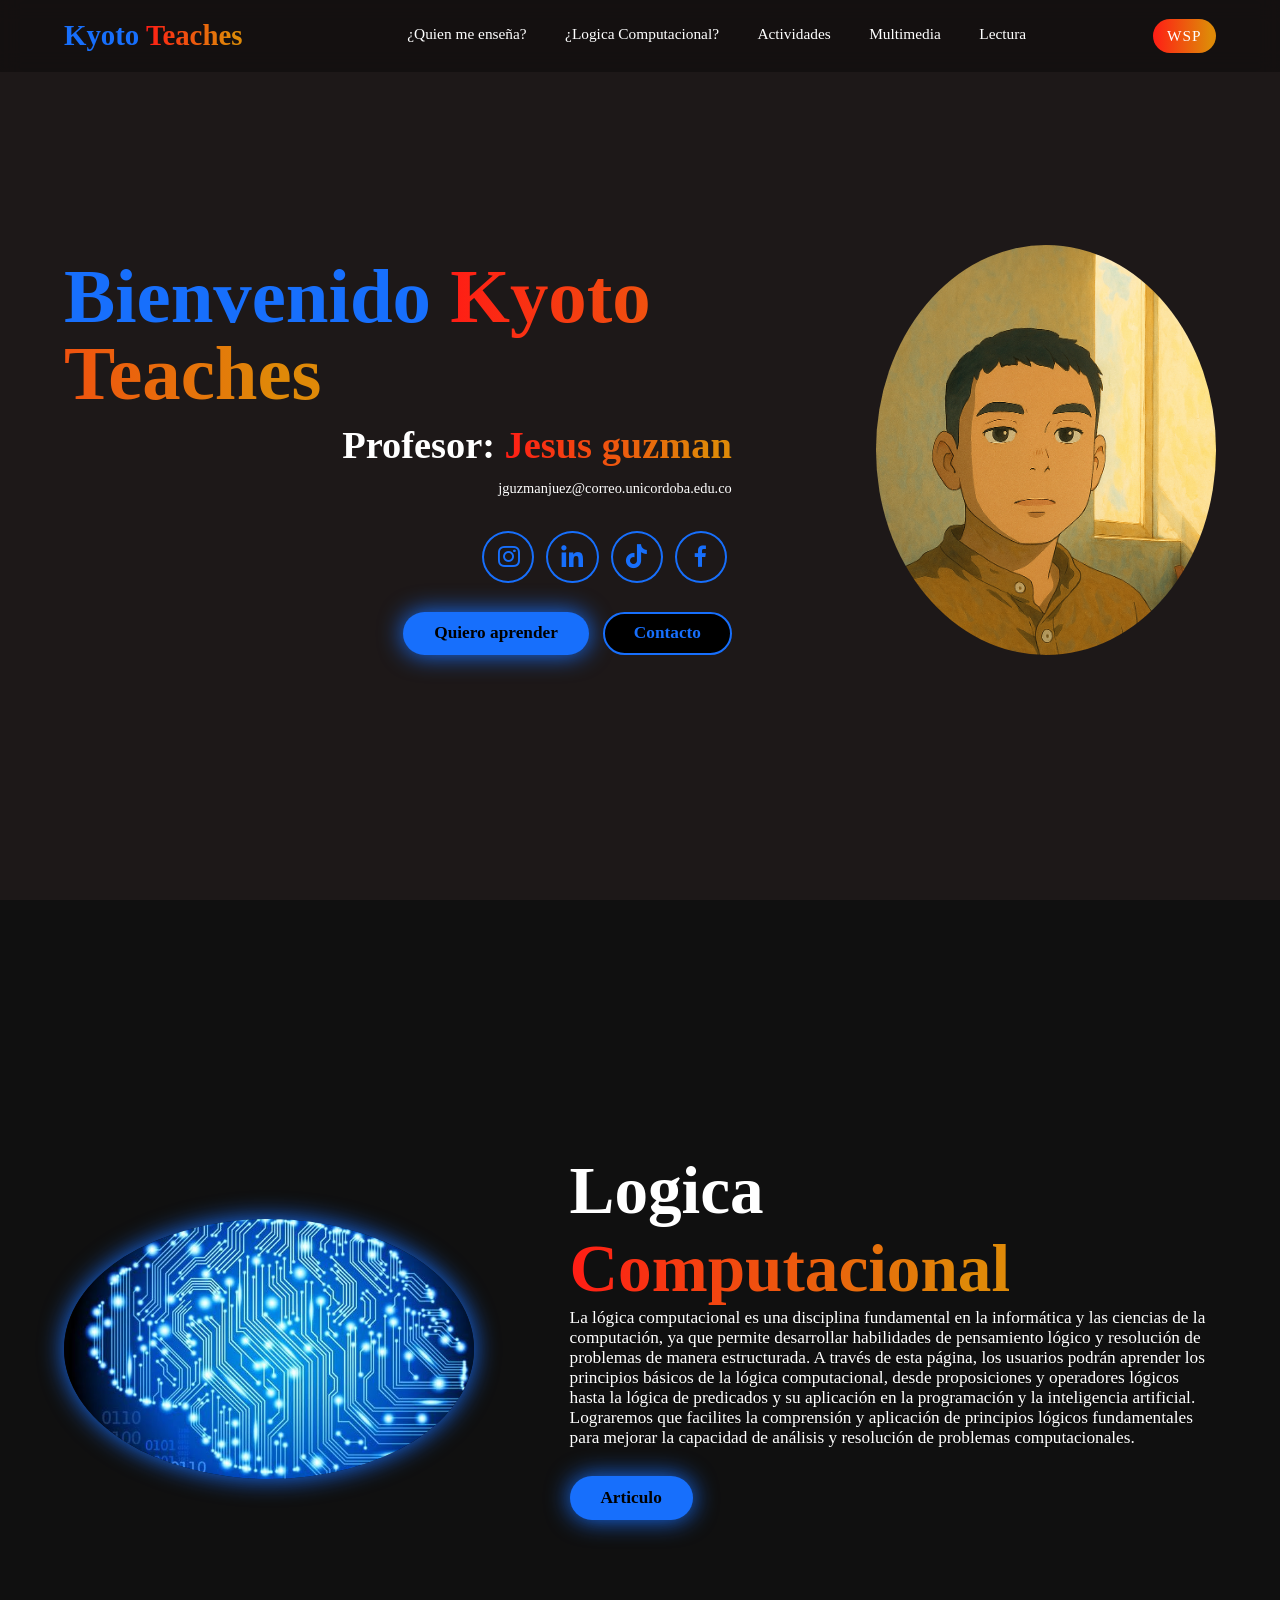
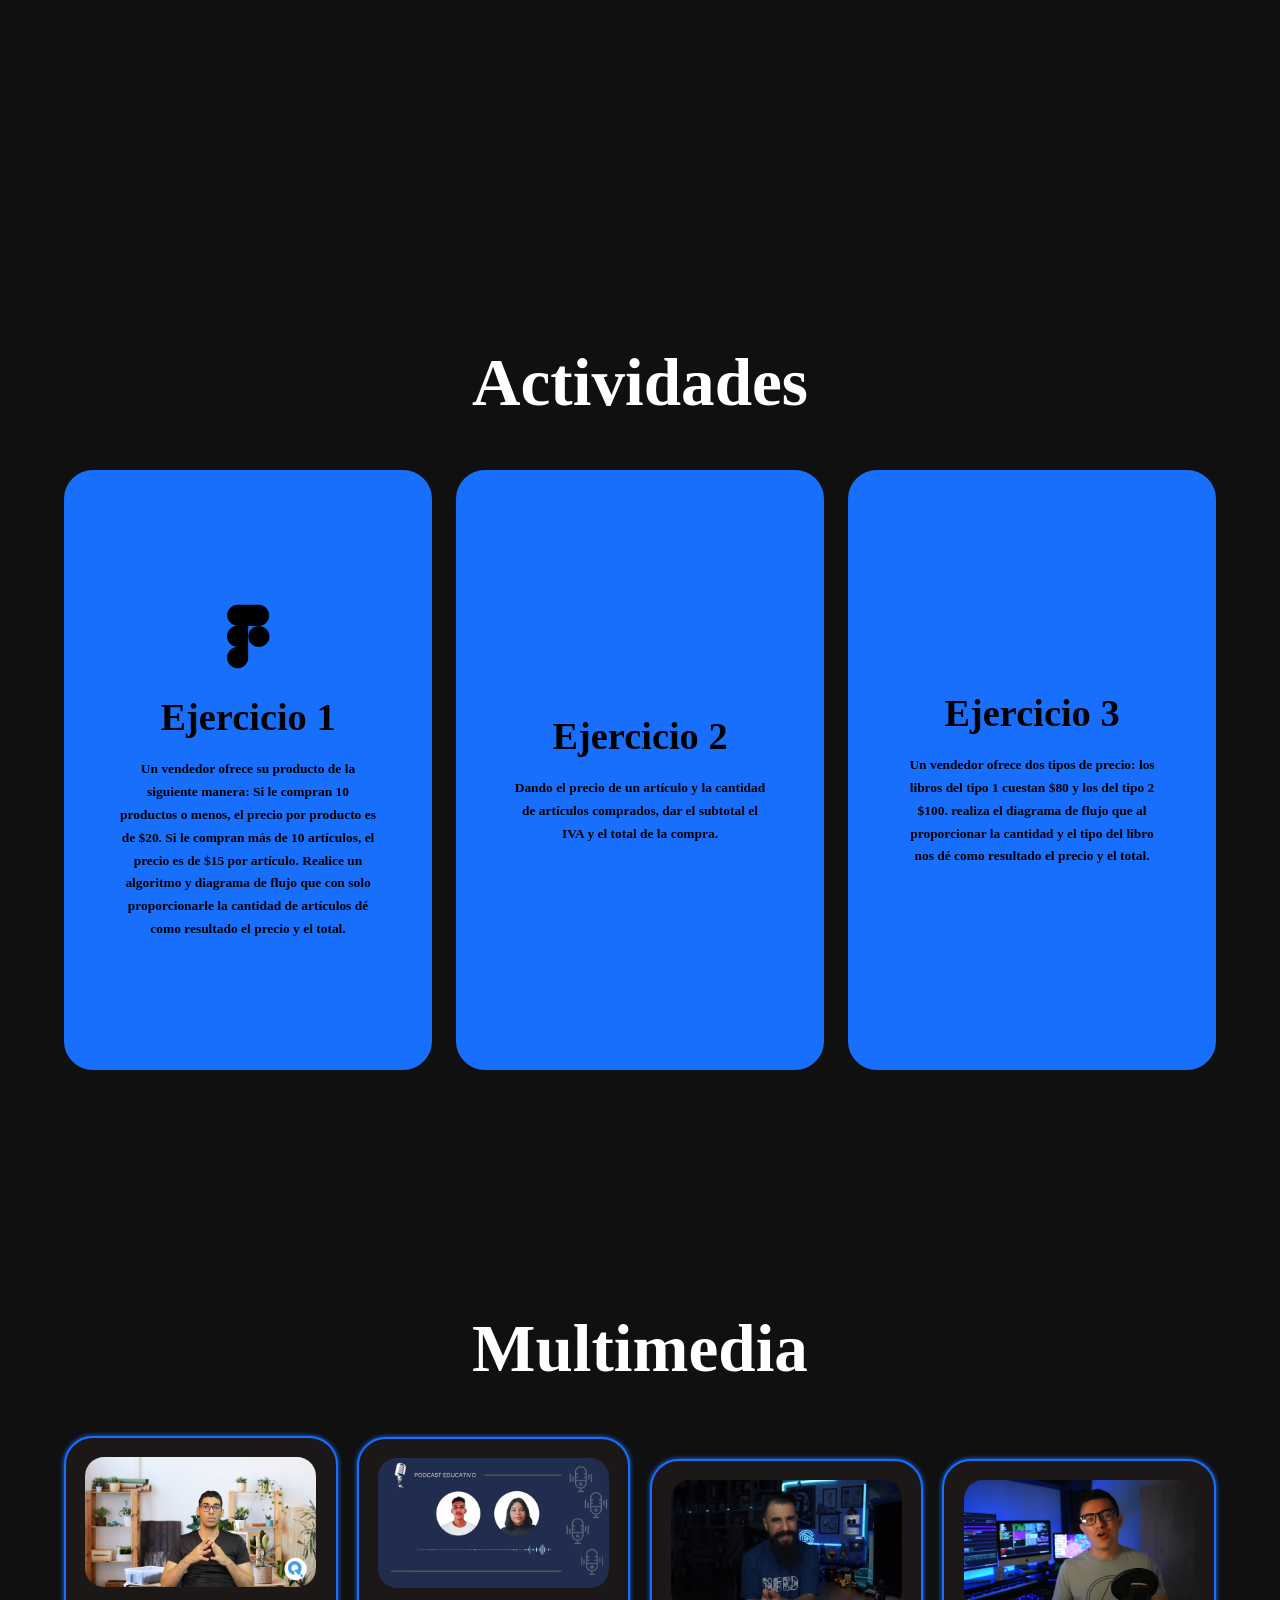
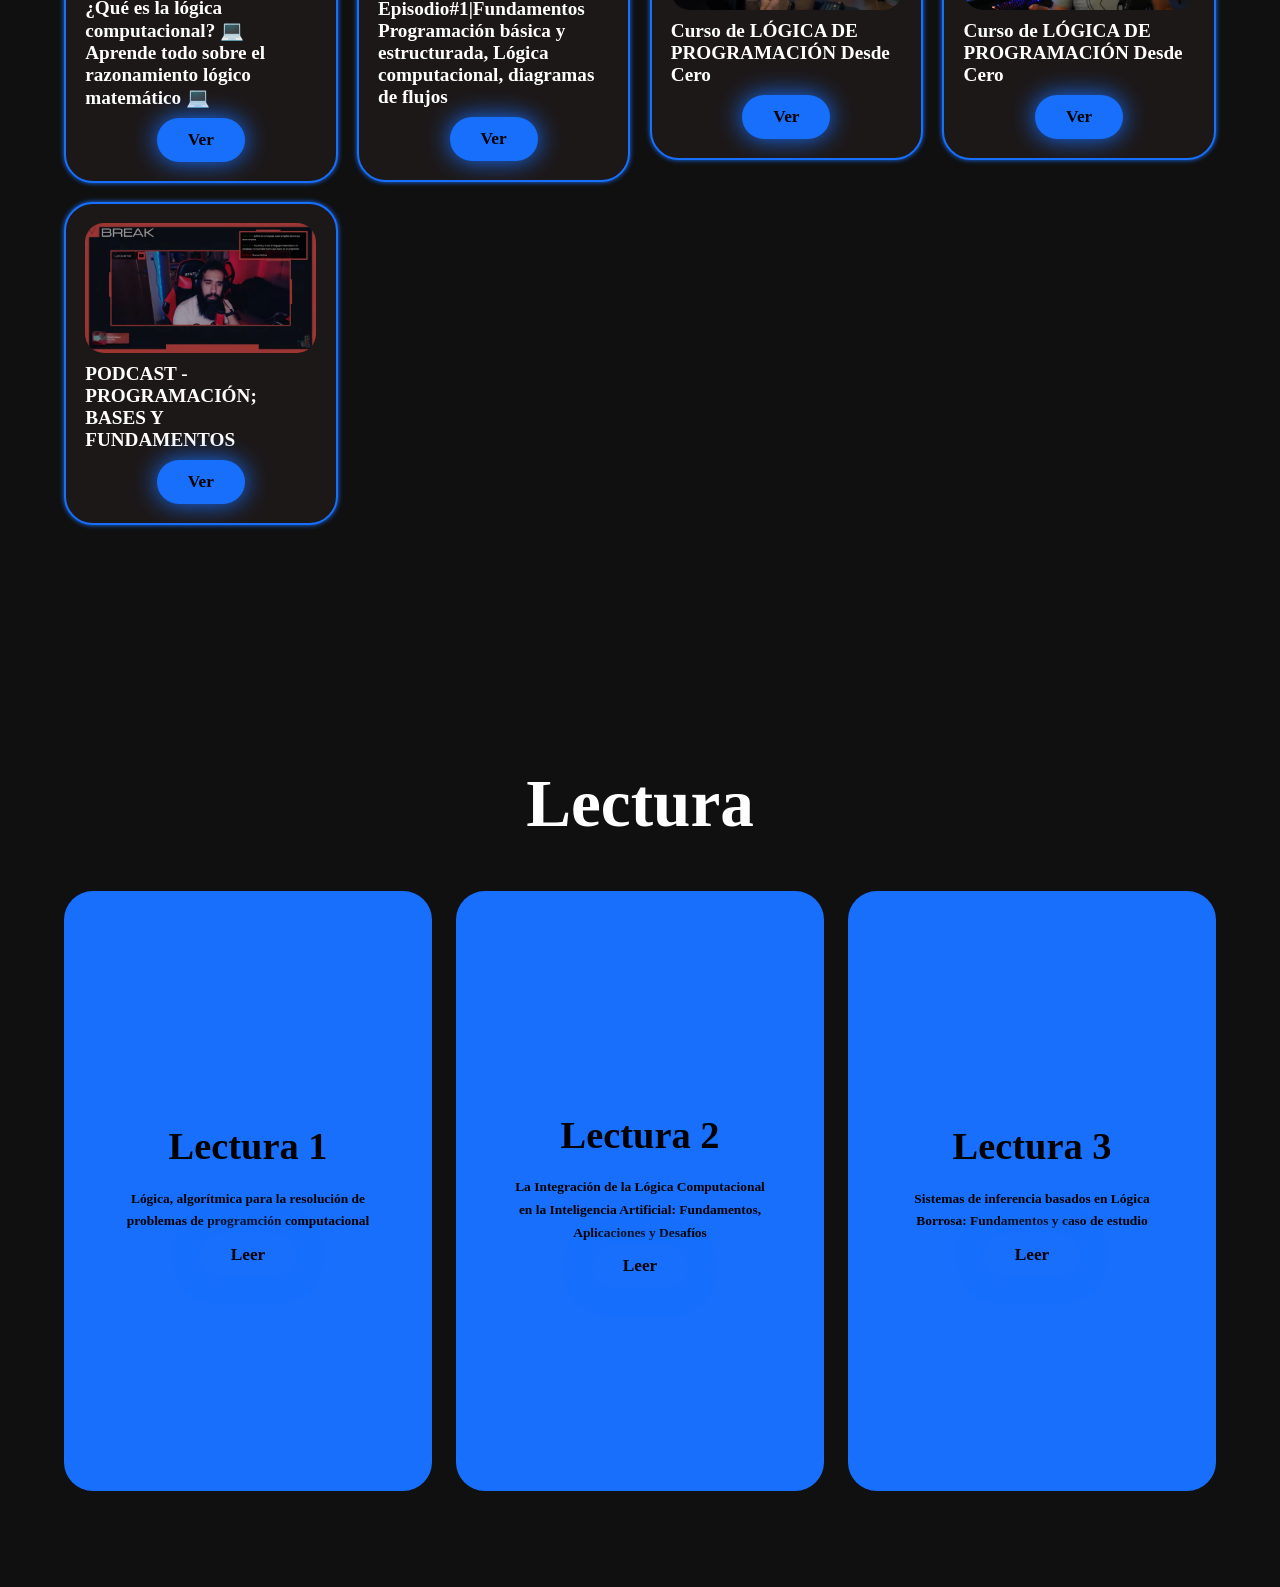
<file: index.html>
<!DOCTYPE html>
<html lang="en">
<head>
    <meta charset="UTF-8">
    <meta name="viewport" content="width=device-width, initial-scale=1.0">
    <link rel="stylesheet" href="stilos.css">
    <link href='https://unpkg.com/boxicons@2.1.4/css/boxicons.min.css' rel='stylesheet'>
    <title>Logica Computacional</title>
</head>
<body>
       
    <header class="header">
        <a href="#home" class="logo">
            Kyoto <span>Teaches</span>
        </a>
        <i class="bx bx-menu" id="menu-icon"></i>
        <nav class="navbar">
            <a href="#home">¿Quien me enseña?</a>
            <a href="#que">¿Logica Computacional?</a>
            <a href="#actividades">Actividades</a>
            <a href="#multimedia">Multimedia</a>
            <a href="#lectura">Lectura</a>
        </nav>
        <button class="gradient-btn">WSP</button>
    </header>

    <section class="home" id="home">
        <div class="home-content">
            <h1>Bienvenido <span>Kyoto Teaches</span></h1>
            <h3>Profesor: <span>Jesus guzman</span></h3>
            <p>jguzmanjuez@correo.unicordoba.edu.co</p>

            <div class="social-icons">
                <a href="https://www.instagram.com/guzdans/"><i class="bx bxl-instagram"></i></a>
                <a href="https://www.linkedin.com/in/jesus-daniel-guzman-juez-9623ba346/"><i class="bx bxl-linkedin"></i></a>
                <a href="https://www.tiktok.com/@yosoykyoto"><i class="bx bxl-tiktok"></i></a>
                <a href="https://www.facebook.com/jesusguzmanjuez/"><i class="bx bxl-facebook"></i></a>
            </div>
            <div class="btn-group">
                <a href="#que" class="btn">Quiero aprender</a>
                <a href="https://wa.link/2sp9tt" class="btn">Contacto</a>
            </div>
        </div>

        <div class="home-img">
            <img src="img/ChatGPT Image 29 mar 2025, 07_45_55 p.m..png" alt="Imagen de Kyoto">
        </div>
    </section>

    <section class="que" id="que">
        <div class="que-img">
            <img src="img/31887_Inteligencia_artificial.jpg" alt="Imagen sobre mí">
        </div>
        <div class="que-content"> 
            <h2>Logica <span>Computacional</span></h2>
            <p>La lógica computacional es una disciplina fundamental en la informática y las ciencias de la computación, ya que permite desarrollar habilidades de pensamiento lógico y resolución de problemas de manera estructurada. A través de esta página, los usuarios podrán aprender los principios básicos de la lógica computacional, desde proposiciones y operadores 
                lógicos hasta la lógica de predicados y su aplicación en la programación y la inteligencia artificial.
             </p>

            <p>Lograremos que facilites la comprensión y aplicación de principios lógicos fundamentales para mejorar la capacidad de análisis y resolución de problemas computacionales.</p>
            <a href="https://books.google.com.co/books?hl=es&lr=&id=pS_6oZVbY2cC&oi=fnd&pg=PR3&dq=l%C3%B3gica+computacional&ots=GQZmERwWbN&sig=cdXaxBweDlVz8dLtbsmLtMl1VJs&redir_esc=y#v=onepage&q=l%C3%B3gica%20computacional&f=false" class="btn">Articulo</a>
        </div>
    </section>

    <section class="actividades" id="actividades">
        <h2 class="heading">Actividades</h2>

        <div class="actividades-container" >
            <div class="actividades-box" >
                <div class="actividades-info" >
                    <i class="bx bxl-figma" ></i>
                    <h4>Ejercicio 1</h4>

                    
                    <p>Un vendedor ofrece su producto de la siguiente manera: Si le compran 10 productos o menos, el precio por producto es de $20. Si le compran más de 10 artículos, el precio es de $15 por artículo. Realice un algoritmo y diagrama de flujo que con solo proporcionarle la cantidad de artículos dé como resultado el precio y el total. </p>
                </div>
            </div>

            <div class="actividades-box">
                <div class="actividades-info">
                    <i class="bx bxl-code"></i>
                    <h4>Ejercicio 2</h4>
                    <p>Dando el precio de un artículo y la cantidad de artículos comprados, dar el subtotal el IVA y el total de la compra. </p>
                </div>
            </div>

            <div class="actividades-box">
                <div class="actividades-info">
                    <i class="bx bxl-curly"></i>
                    <h4>Ejercicio 3</h4>
                    <p>Un vendedor ofrece dos tipos de precio: los libros del tipo 1 cuestan $80 y los del tipo 2 $100. realiza el diagrama de flujo que al proporcionar la cantidad y el tipo del libro nos dé como resultado el precio y el total.</p>
                </div>
            </div>
        </div>
    </section>

    <section class="multimedia" id="multimedia">
        <h2 class="heading">Multimedia</h2>
        <div class="multimedia-box">
            <div class="multimedia-card">
                <img src="img/multi-1.png" alt="Descripción de la imagen">
                <h3>¿Qué es la lógica computacional? 💻 Aprende todo sobre el razonamiento lógico matemático 💻</h3>
                <a href="https://www.youtube.com/watch?v=OLVNWmnWc9I" class="btn">Ver</a>
            </div>

            <div class="multimedia-card">
                <img src="img/multi-2.png" alt="Descripción de la imagen">
                <h3>Episodio#1|Fundamentos Programación básica y estructurada, Lógica computacional, diagramas de flujos</h3>
                <a href="https://www.youtube.com/watch?v=0dF1pGS6qRw&t=17s" class="btn">Ver</a>
            </div>

            <div class="multimedia-card">
                <img src="img/multi-3.png" alt="Descripción de la imagen">
                <h3>Curso de LÓGICA DE PROGRAMACIÓN Desde Cero</h3>
                <a href="https://www.youtube.com/watch?v=TdITcVD64zI" class="btn">Ver</a>
            </div>

            <div class="multimedia-card">
                <img src="img/multi-6.png" alt="Descripción de la imagen">
                <h3>Curso de LÓGICA DE PROGRAMACIÓN Desde Cero</h3>
                <a href="https://www.youtube.com/watch?v=as1opL254NA" class="btn">Ver</a>
            </div>




            <div class="multimedia-card">
                <img src="img/multi-5.png" alt="Descripción de la imagen">
                <h3>PODCAST - PROGRAMACIÓN; BASES Y FUNDAMENTOS</h3>
                <a href="https://www.youtube.com/watch?v=H1uZv_AVcD4" class="btn">Ver</a>
            </div>

        </div>
    </section>


    <section class="actividades" id="lectura">
        <h2 class="heading">Lectura</h2>

        <div class="actividades-container" >
     

            <div class="actividades-box">
                <div class="actividades-info">
                    <i class="bx bxl-curly"></i>
                    <h4>Lectura 1</h4>
                    <p>Lógica, algorítmica para la resolución de problemas de programción computacional</p>
                <a href="lectura.html" class="btn">Leer</a>
                </div>
                
            </div>
            <div class="actividades-box">
                <div class="actividades-info">
                    <i class="bx bxl-curly"></i>
                    <h4>Lectura 2</h4>
                    <p>La Integración de la Lógica Computacional en la Inteligencia Artificial: Fundamentos, Aplicaciones y Desafíos</p>
                <a href="lectura2.html" class="btn">Leer</a>
                </div>
                
            </div>
            <div class="actividades-box">
                <div class="actividades-info">
                    <i class="bx bxl-curly"></i>
                    <h4>Lectura 3</h4>
                    <p>Sistemas de inferencia basados en Lógica Borrosa: Fundamentos y caso de estudio</p>
                <a href="lectura3.html" class="btn">Leer</a>
                </div>
                
            </div>
          
    </section>


</body>
</html>
</file>
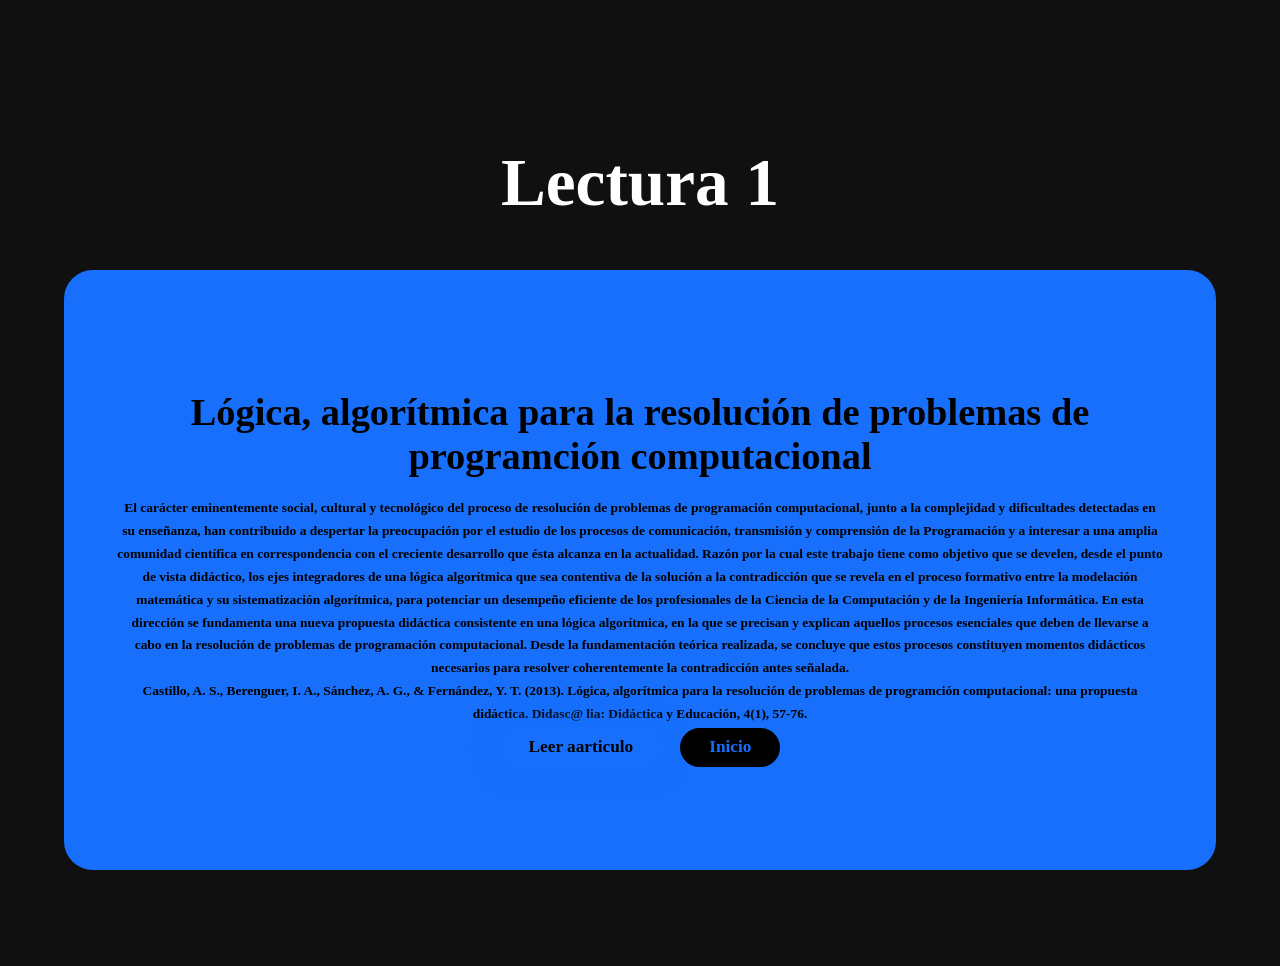
<file: lectura.html>
<!DOCTYPE html>
<html lang="en">
<head>
    <meta charset="UTF-8">
    <meta name="viewport" content="width=device-width, initial-scale=1.0">
    <link rel="stylesheet" href="stilos.css">
    <link href='https://unpkg.com/boxicons@2.1.4/css/boxicons.min.css' rel='stylesheet'>
    <title>Lectura 1</title>

</head>
<body>
        <section class="actividades" id="lectura">
            
    
        
       <h2 class="heading">Lectura 1</h2>
       
        <div class="actividades-container" >
     

            <div class="actividades-box">
                <div class="actividades-info">
                    <i class="bx bxl-curly"></i>
                    <h4>Lógica, algorítmica para la resolución de problemas de programción computacional</h4>
                   
                    <p> El carácter eminentemente social, cultural y tecnológico del proceso de
                        resolución de problemas de programación computacional, junto a la
                        complejidad y dificultades detectadas en su enseñanza, han contribuido a
                        despertar la preocupación por el estudio de los procesos de comunicación,
                        transmisión y comprensión de la Programación y a interesar a una amplia
                        comunidad científica en correspondencia con el creciente desarrollo que ésta
                        alcanza en la actualidad. Razón por la cual este trabajo tiene como objetivo que
                        se develen, desde el punto de vista didáctico, los ejes integradores de una lógica
                        algorítmica que sea contentiva de la solución a la contradicción que se revela en
                        el proceso formativo entre la modelación matemática y su sistematización
                        algorítmica, para potenciar un desempeño eficiente de los profesionales de la
                        Ciencia de la Computación y de la Ingeniería Informática. En esta dirección se
                        fundamenta una nueva propuesta didáctica consistente en una lógica
                        algorítmica, en la que se precisan y explican aquellos procesos esenciales que
                        deben de llevarse a cabo en la resolución de problemas de programación
                        computacional. Desde la fundamentación teórica realizada, se concluye que
                        estos procesos constituyen momentos didácticos necesarios para resolver
                        coherentemente la contradicción antes señalada.</p>

                        <p>Castillo, A. S., Berenguer, I. A., Sánchez, A. G., & Fernández, Y. T. (2013). Lógica, algorítmica para la resolución de problemas de programción computacional: una propuesta didáctica. Didasc@ lia: Didáctica y Educación, 4(1), 57-76.</p>
                    
                        <div class="btn-group">
                            <a href="https://dialnet.unirioja.es/servlet/articulo?codigo=4233599" class="btn">Leer aarticulo </a>
                            <a href="index.html" class="btn">Inicio</a>
                        </div>

                </div>
            </div>
        </div>
    </section>
      
    
</body>
</html>
</file>
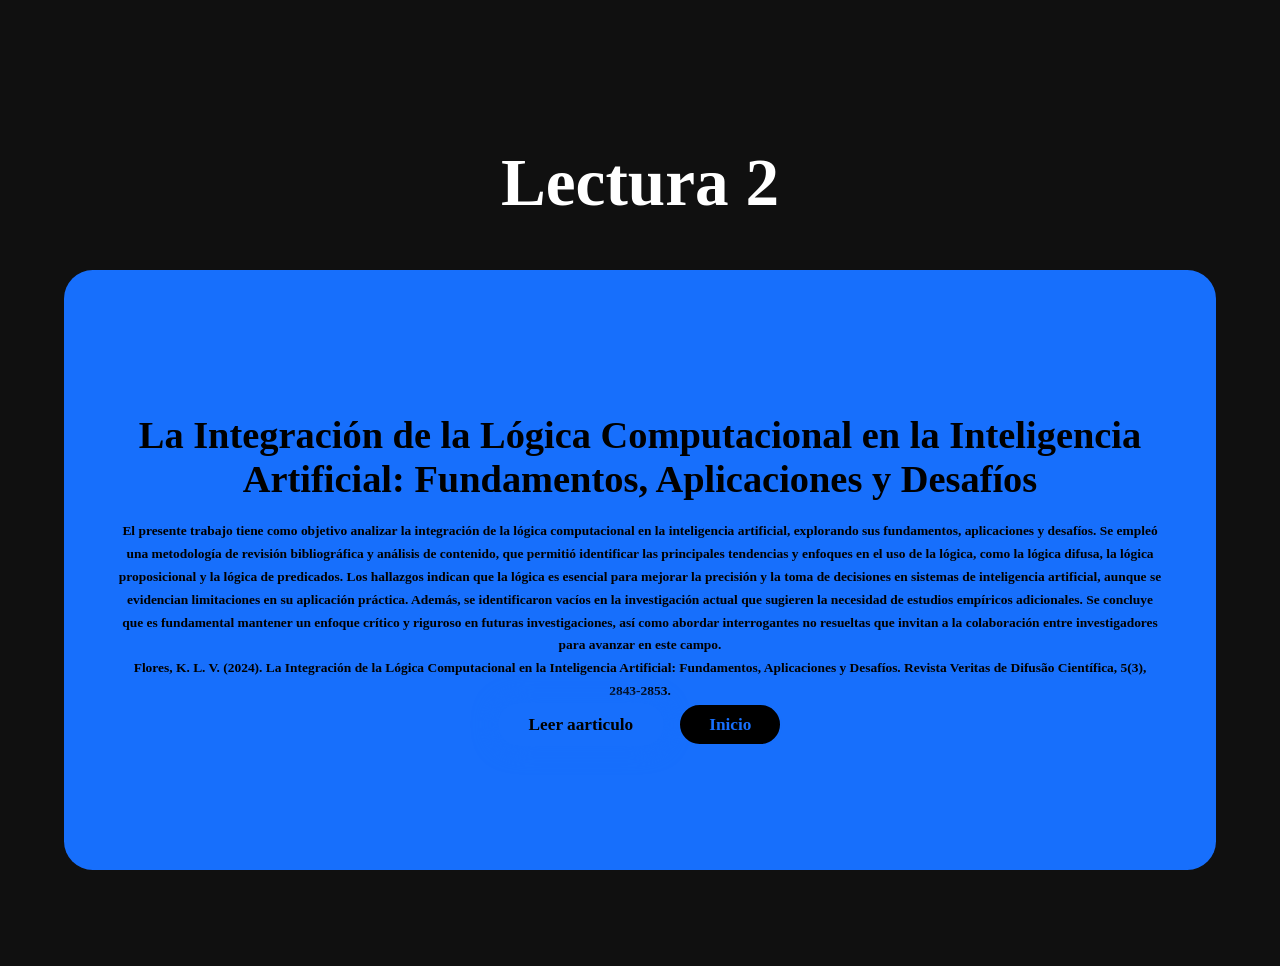
<file: lectura2.html>
<!DOCTYPE html>
<html lang="en">
<head>
    <meta charset="UTF-8">
    <meta name="viewport" content="width=device-width, initial-scale=1.0">
    <link rel="stylesheet" href="stilos.css">
    <link href='https://unpkg.com/boxicons@2.1.4/css/boxicons.min.css' rel='stylesheet'>
    <title>Lectura 2</title>

</head>
<body>
        <section class="actividades" id="lectura">
            
    
        
       <h2 class="heading">Lectura 2</h2>
       
        <div class="actividades-container" >
     

            <div class="actividades-box">
                <div class="actividades-info">
                    <i class="bx bxl-curly"></i>
                    <h4>La Integración de la Lógica Computacional en la Inteligencia Artificial: Fundamentos, Aplicaciones y Desafíos</h4>
                   
                    <p> El presente trabajo tiene como objetivo analizar la integración de la lógica computacional en la inteligencia artificial, explorando sus fundamentos, aplicaciones y desafíos. Se empleó una metodología  de  revisión  bibliográfica  y  análisis  de  contenido,  que  permitió  identificar  las principales  tendencias  y  enfoques  en  el  uso  de  la  lógica,  como  la  lógica  difusa,  la  lógica proposicional  y  la  lógica  de  predicados.  Los  hallazgos  indican  que  la  lógica  es  esencial  para mejorar la precisión y la toma de decisiones en sistemas de inteligencia artificial, aunque se evidencian  limitaciones  en  su  aplicación  práctica.  Además,  se  identificaron  vacíos  en  la investigación actual que sugieren la necesidad de estudios empíricos adicionales. Se concluye que  es  fundamental  mantener  un  enfoque  crítico  y  riguroso  en  futuras  investigaciones,  así como abordar interrogantes no resueltas que invitan a la colaboración entre investigadores para avanzar en este campo.</p>

                        <p>Flores, K. L. V. (2024). La Integración de la Lógica Computacional en la Inteligencia Artificial: Fundamentos, Aplicaciones y Desafíos. Revista Veritas de Difusão Científica, 5(3), 2843-2853.</p>
                    
                        <div class="btn-group">
                            <a href="https://revistaveritas.org/index.php/veritas/article/view/379" class="btn">Leer aarticulo </a>
                            <a href="index.html" class="btn">Inicio</a>
                        </div>

                </div>
            </div>
        </div>
    </section>
      
    
</body>
</html>
</file>
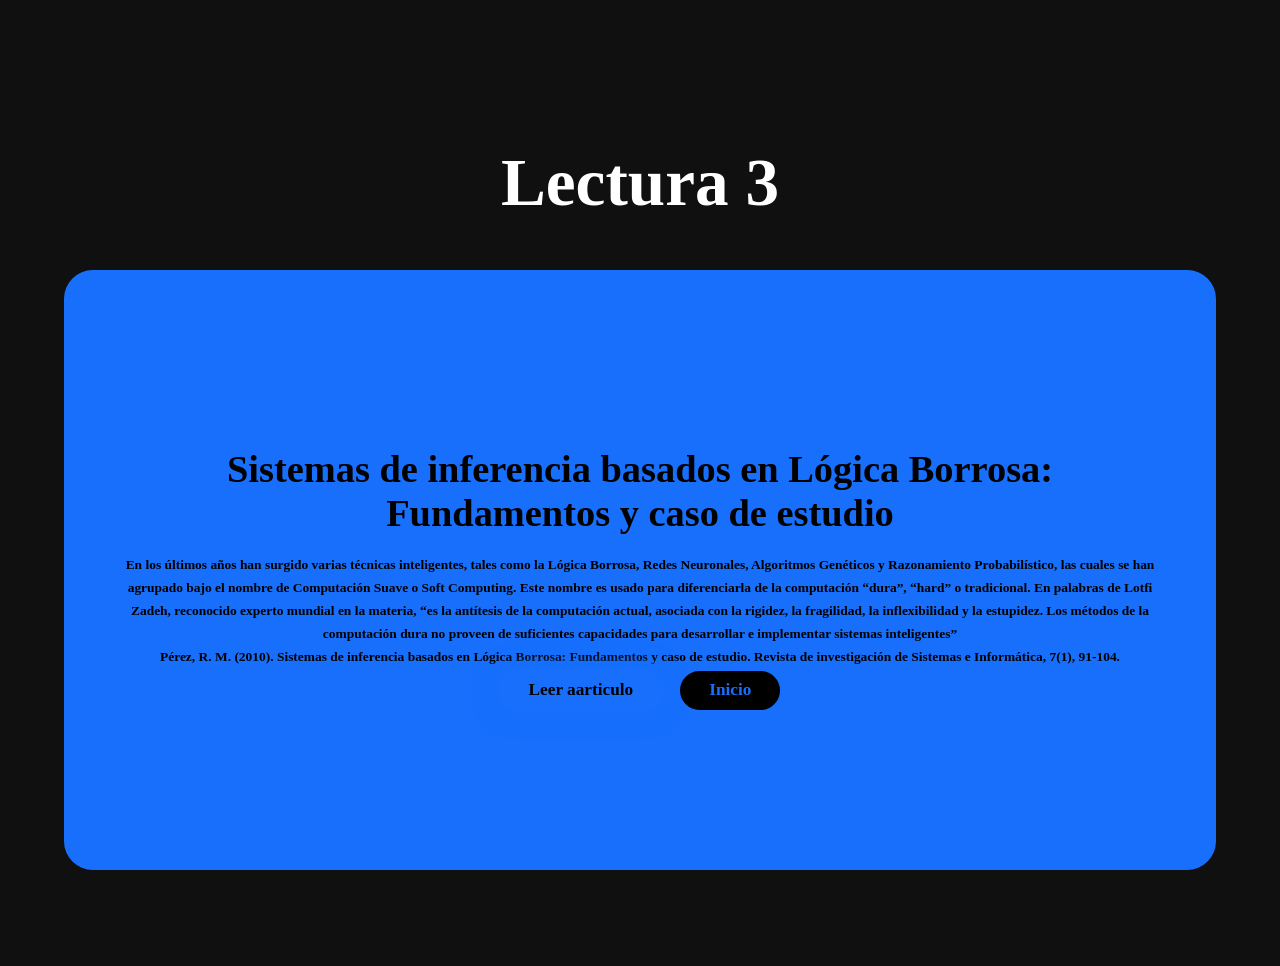
<file: lectura3.html>
<!DOCTYPE html>
<html lang="en">
<head>
    <meta charset="UTF-8">
    <meta name="viewport" content="width=device-width, initial-scale=1.0">
    <link rel="stylesheet" href="stilos.css">
    <link href='https://unpkg.com/boxicons@2.1.4/css/boxicons.min.css' rel='stylesheet'>
    <title>Lectura 3</title>

</head>
<body>
        <section class="actividades" id="lectura">
            
    
        
       <h2 class="heading">Lectura 3</h2>
       
        <div class="actividades-container" >
     

            <div class="actividades-box">
                <div class="actividades-info">
                    <i class="bx bxl-curly"></i>
                    <h4>Sistemas de inferencia basados en Lógica Borrosa: Fundamentos y caso de estudio</h4>
                   
                    <p>En los últimos años han surgido varias técnicas inteligentes, tales como la Lógica Borrosa, Redes Neuronales, Algoritmos Genéticos y Razonamiento Probabilístico, las cuales se han agrupado bajo el nombre de Computación Suave o Soft Computing. Este nombre es usado para diferenciarla de la computación “dura”, “hard” o tradicional. En palabras de Lotfi Zadeh, reconocido experto mundial en la materia, “es la antítesis de la computación actual, asociada con la rigidez, la fragilidad, la inflexibilidad y la estupidez. Los métodos de la computación dura no proveen de suficientes capacidades para desarrollar e implementar sistemas inteligentes”</p>
                      <p>Pérez, R. M. (2010). Sistemas de inferencia basados en Lógica Borrosa: Fundamentos y caso de estudio. Revista de investigación de Sistemas e Informática, 7(1), 91-104.</p>
                        <div class="btn-group">
                            <a href="chrome-extension://efaidnbmnnnibpcajpcglclefindmkaj/https://sisbib.unmsm.edu.pe/bibvirtual/Publicaciones/risi/2010_n1/v7n1/a09v7n1.pdf" class="btn">Leer aarticulo </a>
                            <a href="index.html" class="btn">Inicio</a>
                        </div>

                </div>
            </div>
        </div>
    </section>
      
    
</body>
</html>
</file>
<file: stilos.css>
* {
    margin: 0;
    padding: 0;
    box-sizing: border-box;
    text-decoration: none;
    scroll-behavior: smooth;
    font-family: "Poppins";
}

:root {
    --bg-color: #1d1818;
    --second-bg-color: #101010;
    --text-color: white;
    --main-color: #176ffc;
}

html {
    font-size: 60%;
    overflow-x: hidden;
}

body {
    background: var(--bg-color);
    color: var(--text-color);
}

.header {
    position: fixed;
    width: 100%;
    top: 0;
    left: 0;
    padding: 2rem 5%;
    background: rgba(0, 0, 0, 0.3);
    backdrop-filter: blur(10px);
    display: flex;
    justify-content: space-between;
    align-items: center;
    z-index: 1000;
}

#menu-icon {
    font-size: 3.5rem;
    color: var(--main-color);
    display: none; /* Ocultar por defecto */
}

.logo {
    font-size: 3rem;
    color: var(--main-color);
    font-weight: 800;
    cursor: pointer;
    transition: 0.3s ease-in-out;
}

.logo:hover {
    transform: scale(1.1);
}

span {
    background: linear-gradient(270deg, #df8908 10%, #ff1d15 100%);
    background-clip: text;
    color: transparent;
}

.navbar {
    display: flex;
}

.navbar a {
    font-size: 1.6rem;
    color: var(--text-color);
    margin-left: 4rem;
    font-weight: 500;
    transition: 0.3s ease-in-out;
    border-bottom: 3px solid transparent;
}

.navbar a:hover {
    color: var(--main-color);
    border-bottom: 3px solid var(--main-color);
}

.gradient-btn {
    font-size: 1.6rem;
    padding: 0.8rem 1.5rem;
    border-radius: 3rem;
    background: linear-gradient(270deg, #df8908 10%, #ff1d15 100%);
    letter-spacing: 1px;
    cursor: pointer;
    transition: 0.3s ease-in-out;
    color: white;
    border: none;
    white-space: nowrap;
}

.gradient-btn:hover {
    transform: scale(1.05);
}

section {
    min-height: 100vh;
    padding: 10rem 5%;
}

.home {
    display: flex;
    align-items: center;
    justify-content: center;
    gap: 15rem;
}

.home-content {
    display: flex;
    flex-direction: column;
    align-items: flex-end;
    text-align: flex-end;
}

.home-content h1 {
    font-size: 8rem;
    font-weight: 700;
    margin-top: 1.5rem;
    line-height: 1;
    color: var(--main-color);
}

.home-content h3 {
    margin: 1rem 0;
    font-size: 4rem;
}

.home-content p {
    font-size: 1.5rem;
    font-weight: 500;
    line-height: 1.8;
}

.home-img {
    height: 32vw; 
    border-radius: 50%; 
    display: flex; 
    justify-content: center; 
    align-items: center; 
}

.home-img img {
    border-radius: 50%;
    width: 100%; 
    height: 100%; 
    object-fit: cover; 
    transition: 0.4s ease-in-out;
}

.home-img img:hover {
    box-shadow: 0 0 25px var(--main-color),
                0 0 50px var(--main-color),
                0 0 100px var(--main-color);
}

.social-icons a {
    display: inline-flex;
    justify-content: center;
    align-items: center;
    font-size: 3rem;
    padding: 1rem;
    background: transparent;
    border: 2px solid var(--main-color);
    border-radius: 50%;
    color: var(--main-color);
    margin: 3rem 0.5rem;
    transition: 0.3s ease-in-out;
}

.social-icons a:hover {
    color: var(--text-color);
    background-color: var(--main-color);
    transform: scale(1.2) translateY(-5px);
    box-shadow: 0 0 25px var(--main-color);
}

.btn-group {
    display: flex;
    gap: 1.5rem;
}

.btn {
    display: inline-block;
    padding: 1rem 3rem;
    background-color: var(--main-color);
    box-shadow: 0 0 25px var(--main-color);
    border-radius: 3rem;
    font-size: 1.8rem;
    color: black;
    border: 2px solid transparent;
    font-weight: 600;
    transition: 0.3s ease-in-out;
}

.btn:hover {
    transform: scale(1.05);
    box-shadow: 0 0 25px var(--main-color),
                0 0 50px var(--main-color);
}

.btn-group a:nth-of-type(2) {
    background-color: black;
    color: var(--main-color);
    border: 2px solid var(--main-color);
    box-shadow: 0 0 25px transparent;
}

.btn-group a:nth-of-type(2):hover {
    box-shadow: 0 0 25px var(--main-color);
    background-color: var(--main-color);
    color: black;
}

.que {
    display: flex;
    justify-content: center;
    align-items: center;
    gap: 10rem;
    background: var(--second-bg-color);
}

.que-img img {
    width: 32vw;
    border-radius: 50%; /* Cambiado de border a border-radius para hacer la imagen circular */
    box-shadow: 0 0 25px var(--main-color);
    transition: 0.4s ease-in-out;
}

.que-img img:hover {
    box-shadow: 0 0 25px var(--main-color),
                0 0 50px var(--main-color),
                0 0 100px var(--main-color);
}

.que-content h2 {    
    font-size: 7rem;
    text-align: left;
}        

.que-content p {   
    font-size: 1.8rem;
}

.que-content .btn {  
    margin: 3rem 0;
}

::-webkit-scrollbar {  
    width: 20px;
}

::-webkit-scrollbar-thumb {  
    background-color: var(--main-color);
}

::-webkit-scrollbar-track {  
    background-color: var(--bg-color);
}

.heading {
    text-align: center;
    font-size: 7rem;
    margin: 5rem 0;
}

.actividades {
    background-color: var(--second-bg-color);
    color: black;
}

.actividades h2 {
    color: var(--text-color);
}

.actividades-container {
    display: grid;
    grid-template-columns: repeat(auto-fit, minmax(300px, 1fr));
    gap: 2.5rem;
}

.actividades-box {
    display: flex;
    justify-content: center;
    align-items: center;
    background-color: var(--main-color);
    height: 600px;
    border-radius: 3rem;
    cursor: pointer;
    border: 5px solid transparent;
    transition: 0.4s ease-in-out;
}

.actividades-box:hover {
    background: var(--second-bg-color);
    color: var(--main-color);
    border: 5px solid var(--main-color);
    transform: scale(1.03);
}

.actividades-info {
    display: flex;
    flex-direction: column;
    text-align: center;
    justify-content: center;
    align-items: center;
    padding: 5rem;
}

.actividades-info h4 {
    font-size: 4rem;
    margin: 2rem 0;
}

.actividades-info p {
    font-size: 1.4rem;
    font-weight: 600;
    line-height: 1.7;
}

.actividades-info i {
    font-size: 8rem;
}

.multimedia {
    background-color: var(--second-bg-color);
}

.multimedia-box {
    display: grid;
    grid-template-columns: repeat(auto-fit, minmax(250px, 1fr)); /* Cambiado para ser responsivo */
    place-items: center;
    gap: 2rem; /* Espaciado entre tarjetas */
}

.multimedia-card {
    display: flex;
    flex-direction: column;
    align-items: center;
    justify-content: center;
    background-color: var(--bg-color);
    border: 2px solid var(--main-color);
    border-radius: 3rem;
    gap: 1rem; /* Espaciado interno */
    padding: 2rem; /* Espaciado interno */
    overflow: hidden;
    cursor: pointer;
    box-shadow: 0 0 5px var(--main-color);
    transition: 0.3s ease;
}

.multimedia-card:hover {
    box-shadow: 0 0 25px var(--main-color),
                0 0 50px var(--main-color);
    transform: scale(1.02);                
}

.multimedia-card img {
    max-width: 100%; /* Asegura que la imagen no exceda el ancho de la tarjeta */
    border-radius: 2em;
    object-fit: cover;
}

.multimedia-card h3 {
    font-size: 2rem; /* Ajustar tamaño de fuente para ser más responsivo */
}

/* Media Queries para Responsividad */
@media (max-width: 768px) {
    .multimedia-card h3 {
        font-size: 1.5rem; /* Ajustar tamaño de fuente en pantallas más pequeñas */
    }
}

@media (max-width: 480px) {
    .multimedia-card h3 {
        font-size: 1.2rem; /* Ajustar aún más para pantallas pequeñas */
    }
}

/* Media Queries para Responsividad */
@media (max-width: 768px) {
    .header {
        padding: 1rem 2%;
        flex-direction: column;
        align-items: flex-start;
    }

    #menu-icon {
        display: block; /* Mostrar el icono del menú en móviles */
    }

    .navbar {
        display: none; /* Ocultar la barra de navegación en móviles */
        flex-direction: column;
        width: 100%;
    }

    .navbar.active {
        display: flex; /* Mostrar la barra de navegación cuando está activa */
    }

    .navbar a {
        margin: 1rem 0; /* Espaciado entre enlaces */
        font-size: 1.6rem; /* Ajustar tamaño de fuente */
    }

    .home {
        flex-direction: column;
        gap: 5rem;
    }

    .home-content h1 {
        font-size: 4rem;
    }

    .home-content h3 {
        font-size: 2rem;
    }

    .home-content p {
        font-size: 1rem;
    }

    .home-img {
        height: 50vw; /* Ajustar la altura de la imagen */
    }

    .btn {
        padding: 0.5rem 1rem;
        font-size: 1.4rem;
    }

    .que-content h2 {
        font-size: 3rem;
    }

    .actividades-info h4 {
        font-size: 2rem;
    }

    .actividades-info p {
        font-size: 1rem;
    }

    .multimedia-card h3 {
        font-size: 1.8rem;
    }
}

@media (max-width: 480px) {
    .header {
        padding: 1rem 2%;
    }

    .logo {
        font-size: 2.5rem;
    }

    .navbar a {
        font-size: 1.4rem;
        margin-left: 1rem;
    }

    .home-content h1 {
        font-size: 3rem;
    }

    .home-content h3 {
        font-size: 1.5rem;
    }

    .home-content p {
        font-size: 0.9rem;
    }

    .btn {
        padding: 0.5rem 1rem;
        font-size: 1.2rem;
    }

    .que-content h2 {
        font-size: 2.5rem;
    }

    .actividades-info h4 {
        font-size: 1.5rem;
    }

    .actividades-info p {
        font-size: 0.9rem;
    }

    .multimedia-card h3 {
        font-size: 1.5rem;
    }
}
</file>
